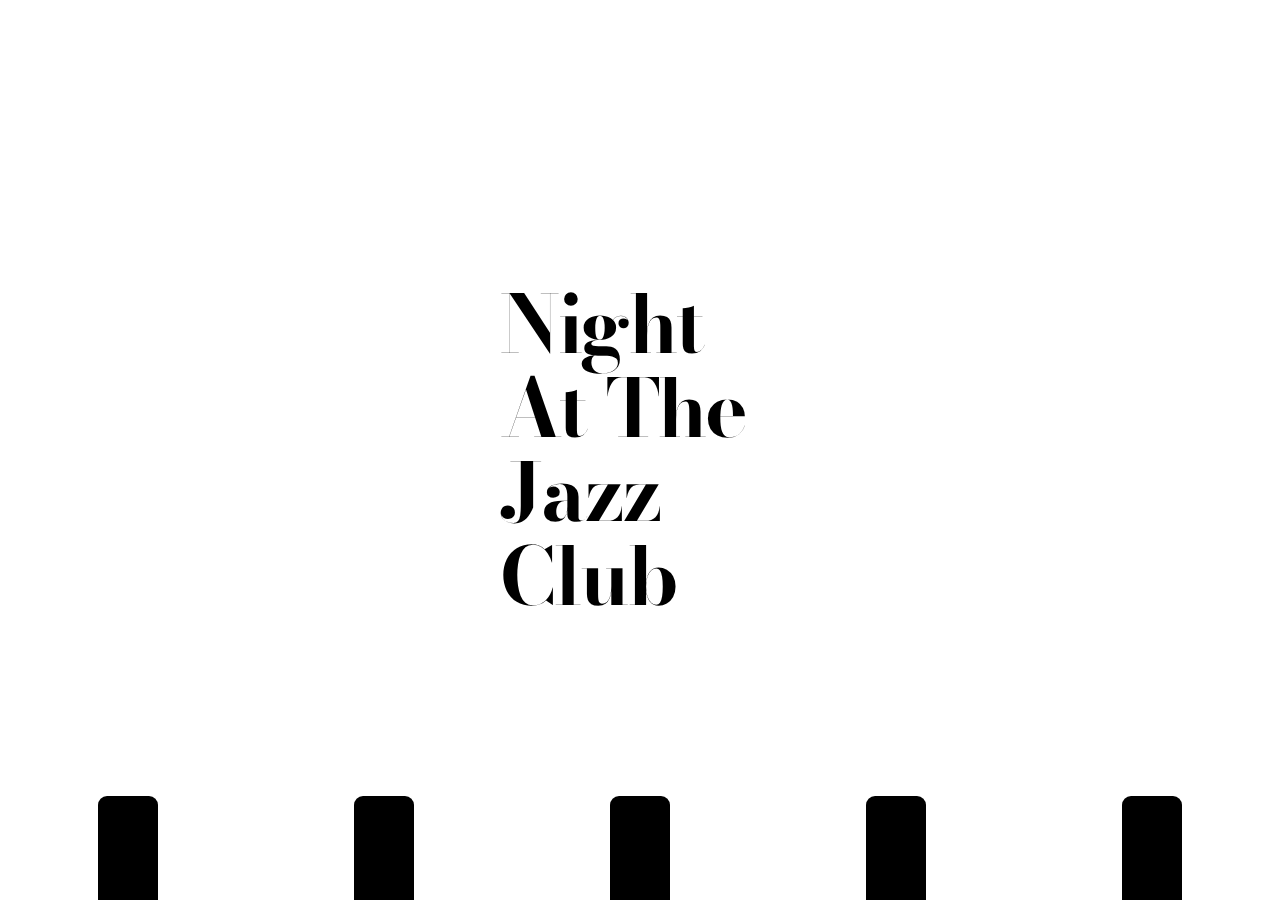
<file: index.html>
<!DOCTYPE html>
<html lang="en">
<head>
    <meta charset="UTF-8">
    <meta name="viewport" content="width=device-width, initial-scale=1.0">
    <title>Jazz Club Story</title>
    <link rel="stylesheet" href="style.css">
</head>

<body>

 

    <section class="figmagrid">
        <div class="figmagrid-title">
            <h1><a href="./html/p1.html">Night At The Jazz Club</a></h1>
        </div>
    </section>
    
    <div class="black-keys">
        <div class="black-key"><a href="./html/p1.html">Key 1</a></div>
        <div class="black-key"><a href="./html/p2.html">Key 2</a></div>
        <div class="black-key"><a href="./html/p3.html">Key 3</a></div>
        <div class="black-key"><a href="./html/p4.html">Key 4</a></div>
        <div class="black-key"><a href="./html/p5.html">Key 5</a></div>
    </div>
    

</body>

</html>
</file>
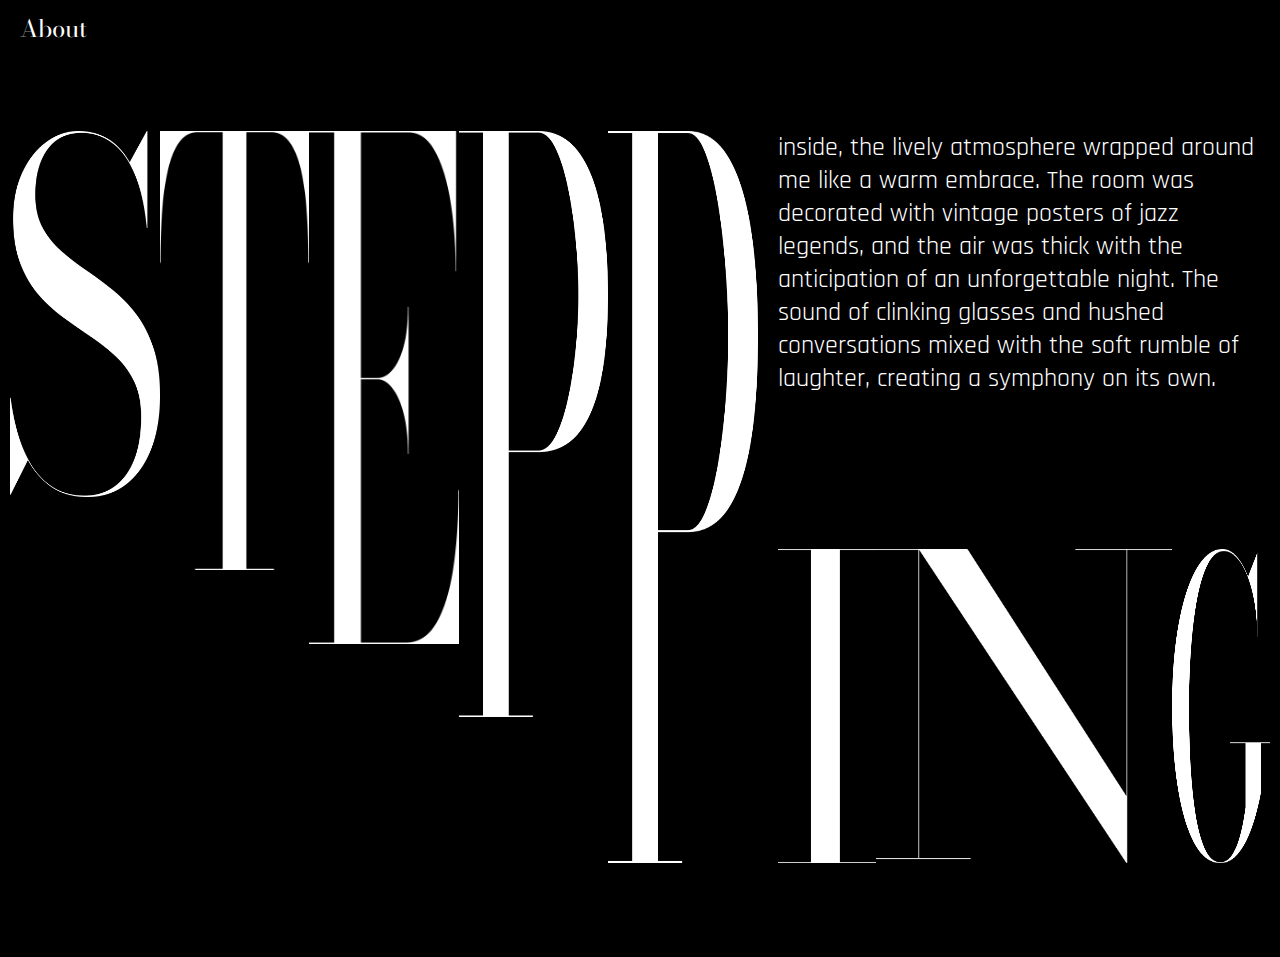
<file: p2.html>
<!DOCTYPE html>
<html lang="en">
<head>
    <meta charset="UTF-8">
    <meta name="viewport" content="width=device-width, initial-scale=1.0">
    <title>Melody</title>
    <link rel="stylesheet" href="/css/p2.css">
</head>

<body>
    <nav><a href="/index.html">About</a></nav>
    
    
    <section class="parent">
        <p class="parent-paragraph">
            inside, the lively atmosphere wrapped around me like a warm embrace. The room was decorated with vintage posters of jazz legends, and the air was thick with the anticipation of an unforgettable night. The sound of clinking glasses and hushed conversations mixed with the soft rumble of laughter, creating a symphony on its own.
        </p>

        <div class="parent-image">
            <img src="/png/S.png" style="height: 50%;" >
            <img src="/png/T.png" style="height: 60%;">
            <img src="/png/E.png" style="height: 70%;">
            <img src="/png/P.png" style="height: 80%;">
            <img src="/png/P2.png" >
        </div>

        <div class="parent-image2">
            <img src="/png/I.png" >
            <img src="/png/N.png" style="width: 125%;">
            <img src="/png/G.png" >
        </div>
    </section>
    
</body>
</html>
</file>
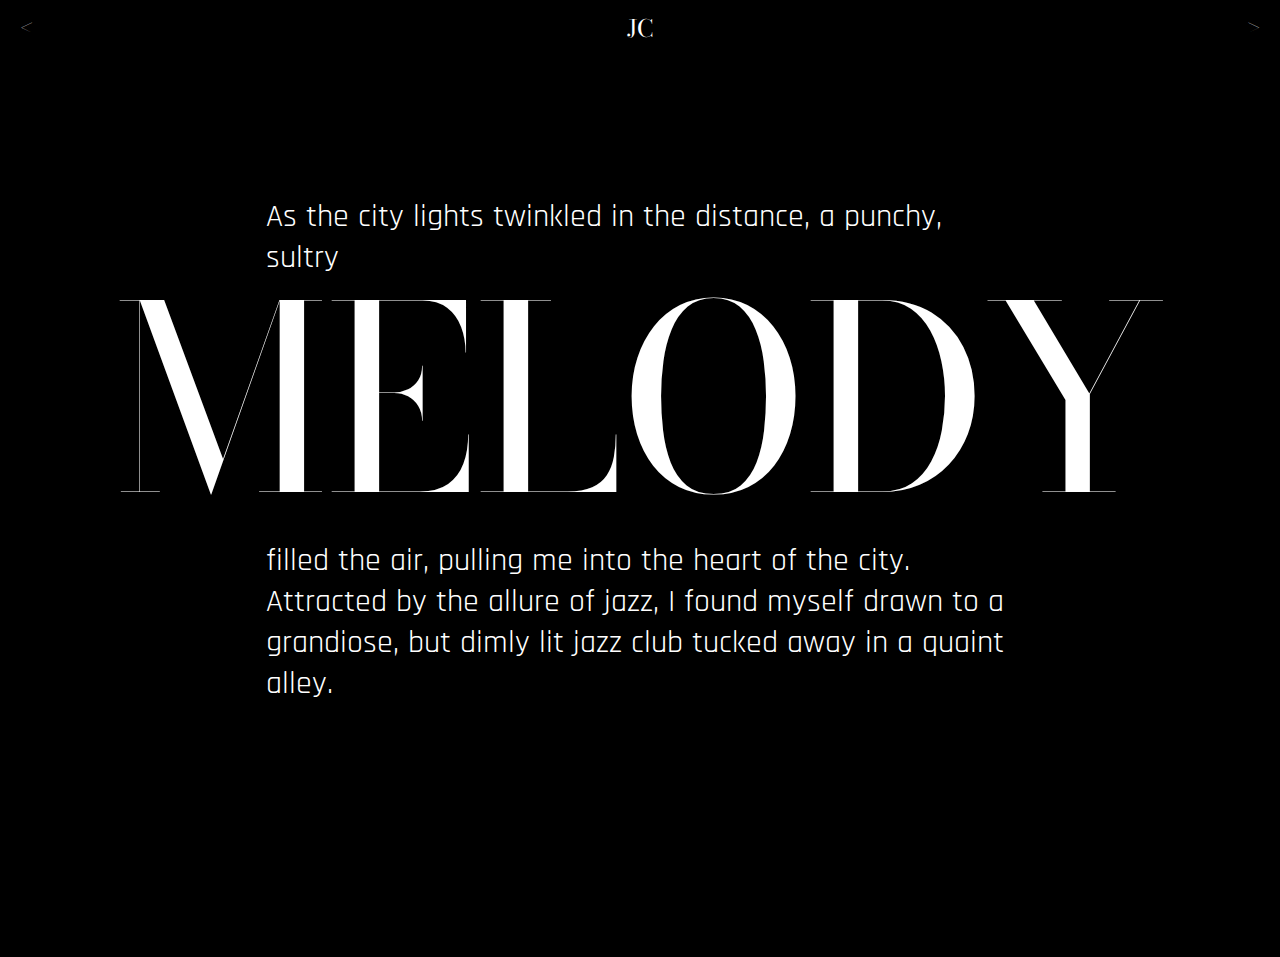
<file: html/p1.html>
<!DOCTYPE html>
<html lang="en">
<head>
    <meta charset="UTF-8">
    <meta name="viewport" content="width=device-width, initial-scale=1.0">
    <title>Melody</title>
    <link rel="stylesheet" href="../css/p1.css">
</head>

<body>

    <nav>
    
            <a href="../index.html">
                <
            </a>
            <a href="../index.html">
                JC
            </a>
            <a href="p2.html">
                >
            </a>
           

    </nav>
    
    <section class="parent">
        <div class="parent-keyword">
            <h1><span>MELODY</span></h1>
        </div>

        <p class="parent-paragraph1">
            As the city lights twinkled in the distance, a punchy, sultry
        </p>

        <p class="parent-paragraph2">
            filled the air, pulling me into the heart of the city. 
            Attracted by the allure of jazz, I found myself drawn to a grandiose, 
            but dimly lit jazz club tucked away in a quaint alley.
        </p>
    </section>
</body>
</file>
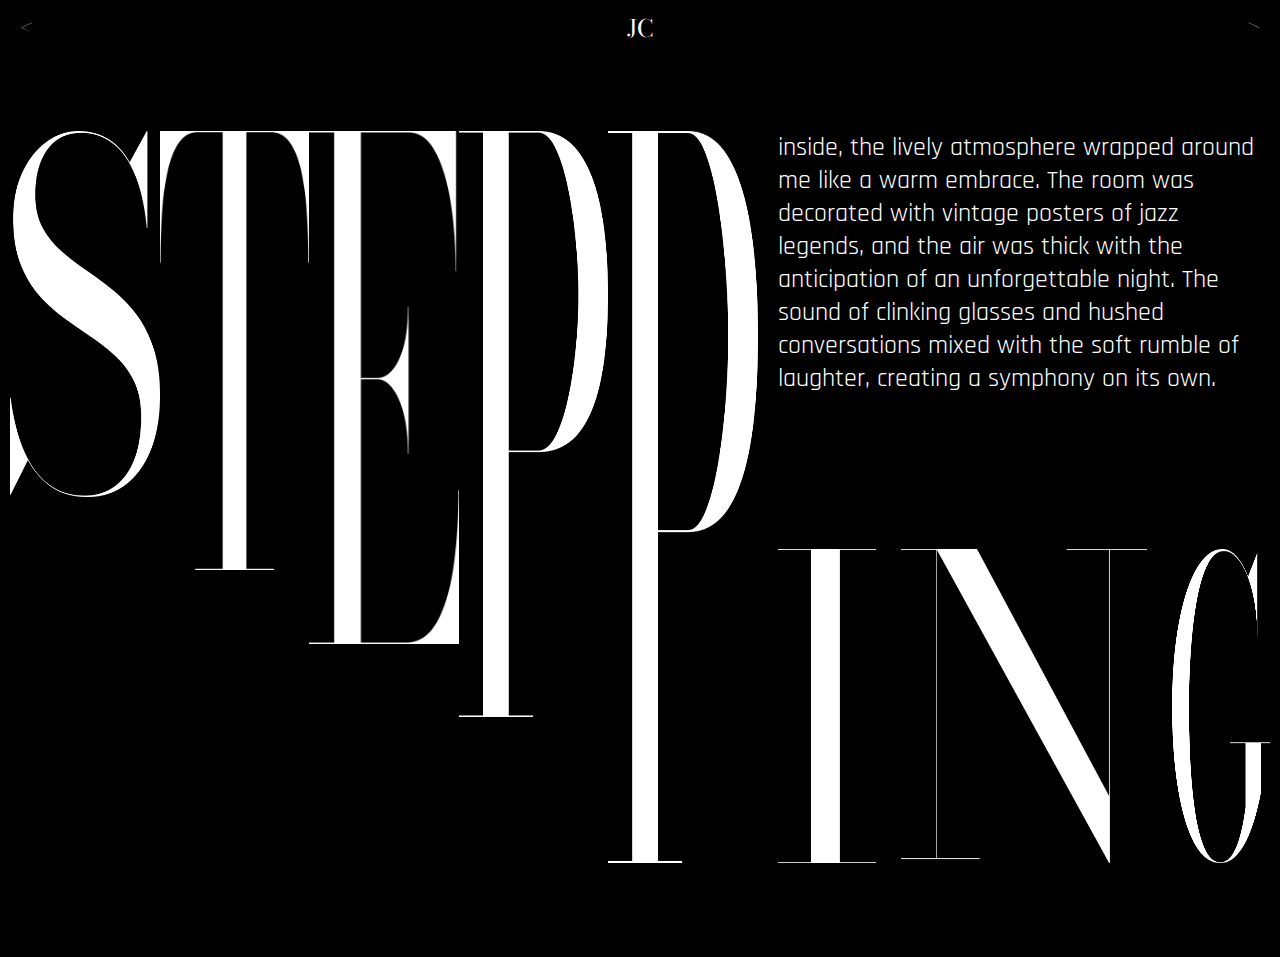
<file: html/p2.html>
<!DOCTYPE html>
<html lang="en">
<head>
    <meta charset="UTF-8">
    <meta name="viewport" content="width=device-width, initial-scale=1.0">
    <title>Stepping inside</title>
    <link rel="stylesheet" href="../css/p2.css">
</head>

<body>
    <nav>
    
        <a href="p1.html">
            <
        </a>
        <a href="../index.html">
            JC
        </a>
        <a href="p3.html"
        >
            >
        </a>
</nav>
    
    
    <section class="parent">
        <p class="parent-paragraph">
            inside, the lively atmosphere wrapped around me like a warm embrace. The room was decorated with vintage posters of jazz legends, and the air was thick with the anticipation of an unforgettable night. The sound of clinking glasses and hushed conversations mixed with the soft rumble of laughter, creating a symphony on its own.
        </p>

        <div class="parent-image">
            <img src="../png/S.png" style="height: 50%;" >
            <img src="../png/T.png" style="height: 60%;">
            <img src="../png/E.png" style="height: 70%;">
            <img src="../png/P.png" style="height: 80%;">
            <img src="../png/P2.png" >
        </div>

        <div class="parent-image2">
            <img src="../png/I.png" >
            <img src="../png/N.png" style="width: 50%;">
            <img src="../png/G.png" >
        </div>
    </section>
    
</body>
</html>
</file>
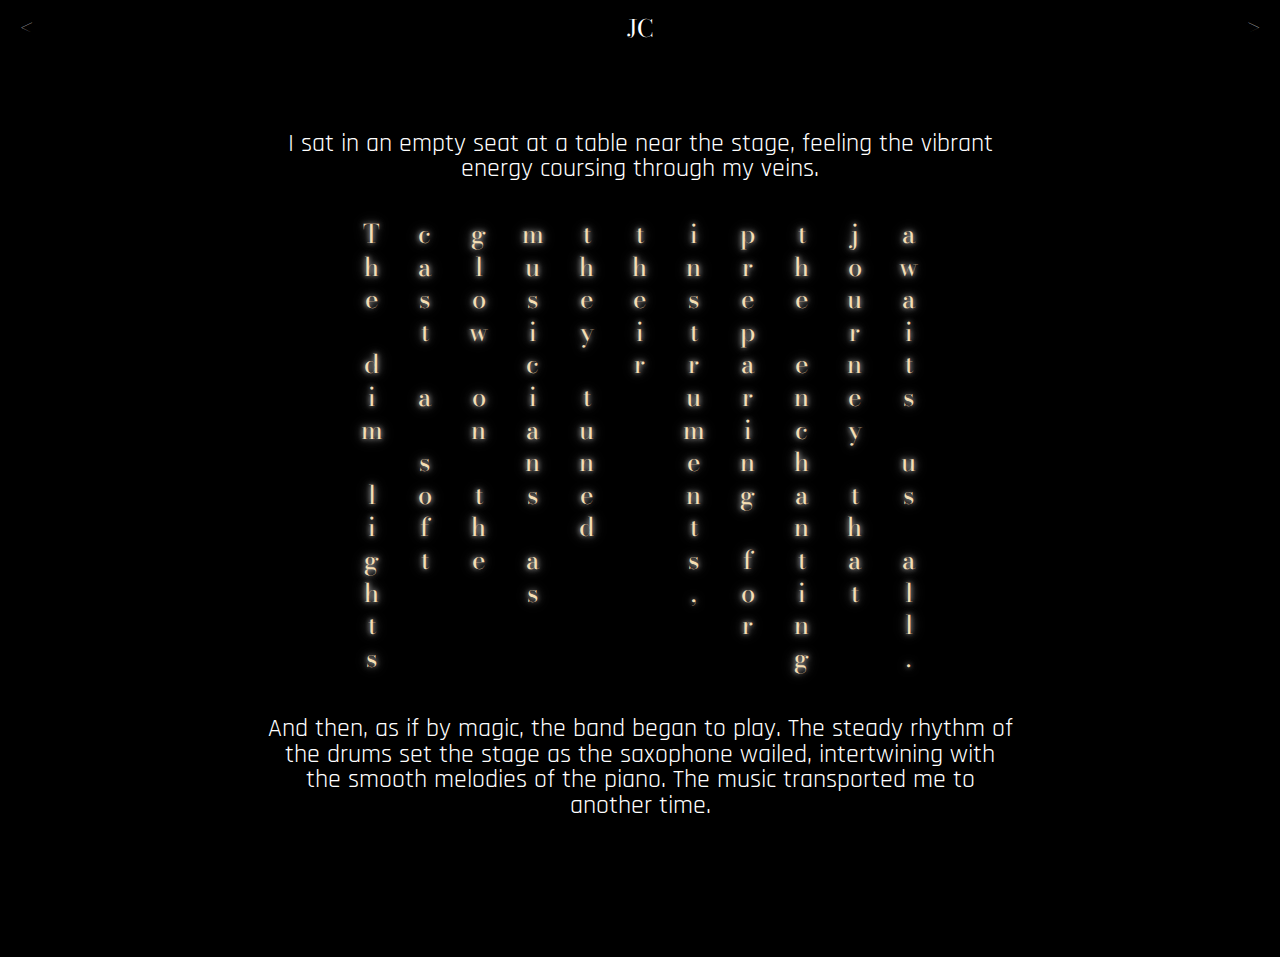
<file: html/p3.html>
<!DOCTYPE html>
<html lang="en">
<head>
    <meta charset="UTF-8">
    <meta name="viewport" content="width=device-width, initial-scale=1.0">
    <title>Fit in</title>
    <link rel="stylesheet" href="../css/p3.css">
</head>

<body>
    <nav>
    
        <a href="p2.html">
            <
        </a>
        <a href="../index.html">
            JC
        </a>
        <a href="p4.html">
            >
        </a>
</nav>
    
    
    <section class="parent">
        <p class="parent-paragraph">
            And then, as if by magic, the band began to play. The steady rhythm of the drums set the stage as the saxophone wailed, intertwining with the smooth melodies of the piano. The music transported me to another time.
        </p>

        <p class="parent-paragraph2">
            I sat in an empty seat at a table near the stage, feeling the vibrant energy coursing through my veins.
        </p>

        <p class="parent-paragraphvertical">
            The dim lights cast a soft glow on the musicians as they tuned their instruments, preparing for the enchanting journey that awaits us all.
        </p>
    </section>
    
</body>
</html>
</file>
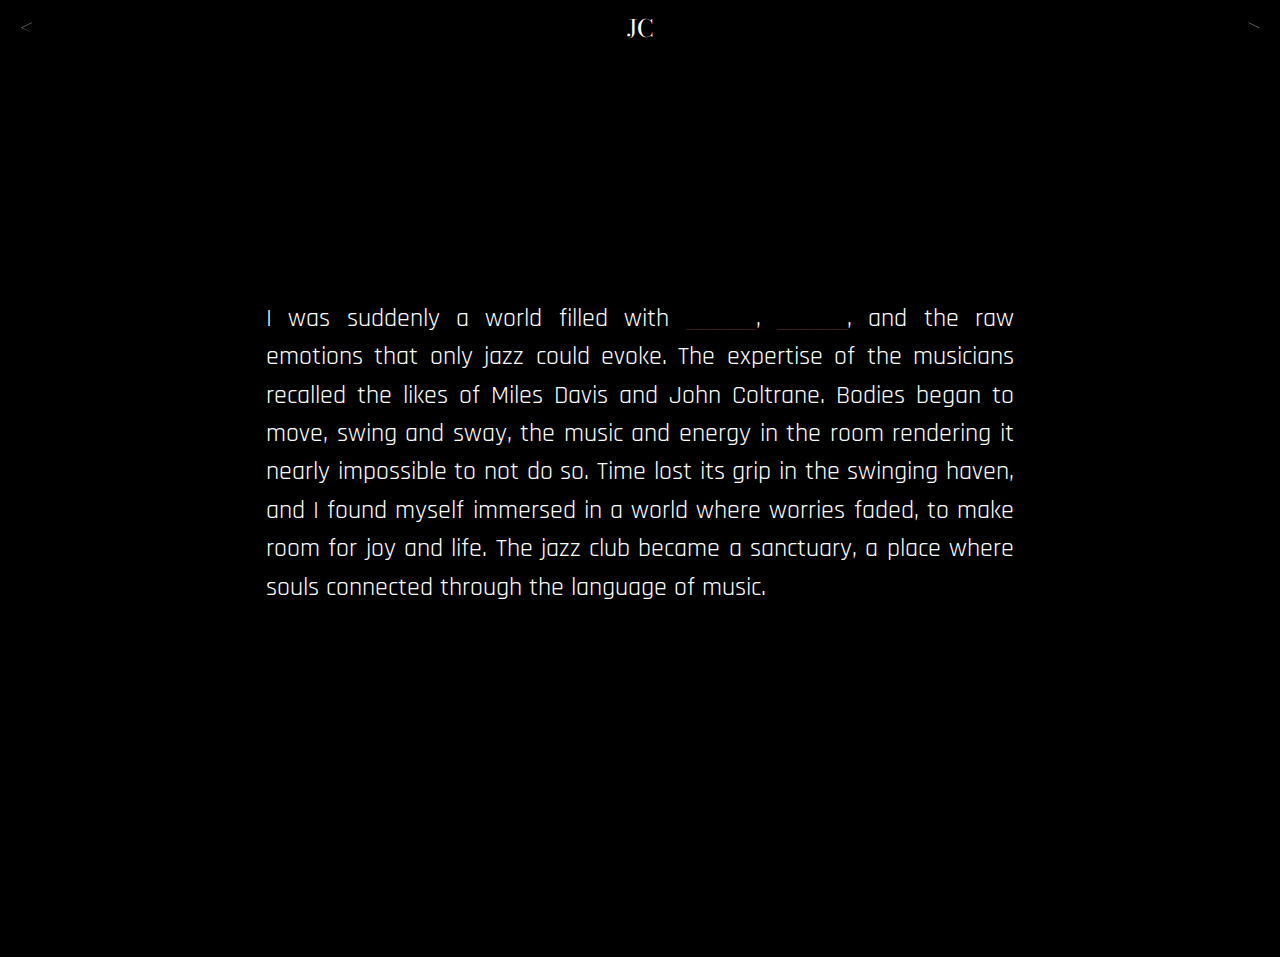
<file: html/p4.html>
<!DOCTYPE html>
<html lang="en">
<head>
    <meta charset="UTF-8">
    <meta name="viewport" content="width=device-width, initial-scale=1.0">
    <title>Playing</title>
    <link rel="stylesheet" href="../css/p4.css">
</head>

<body>
    <nav>
    
        <a href="p3.html">
            <
        </a>
        <a href="../index.html">
            JC
        </a>
        <a href="p5.html">
            >
        </a>
</nav>
    
    <section class="parent">
        <p class="parent-paragraph">
            I was suddenly a world filled with <span tabindex="0">_____</span>, 
            <span class="span-parent" tabindex="0">_____</span>, and the raw emotions that only jazz could evoke. 
            The expertise of the musicians recalled the likes of Miles Davis and John Coltrane. 
            Bodies began to move, swing and sway, the music and energy in the room rendering 
            it nearly impossible to not do so.
            Time lost its grip in the swinging haven, and I found myself immersed in a world where worries 
            faded, to make room for joy and life. The jazz club became a sanctuary,
             a place where souls connected through the language of music.
        </p>
    </section>
    
</body>
</html>
</file>
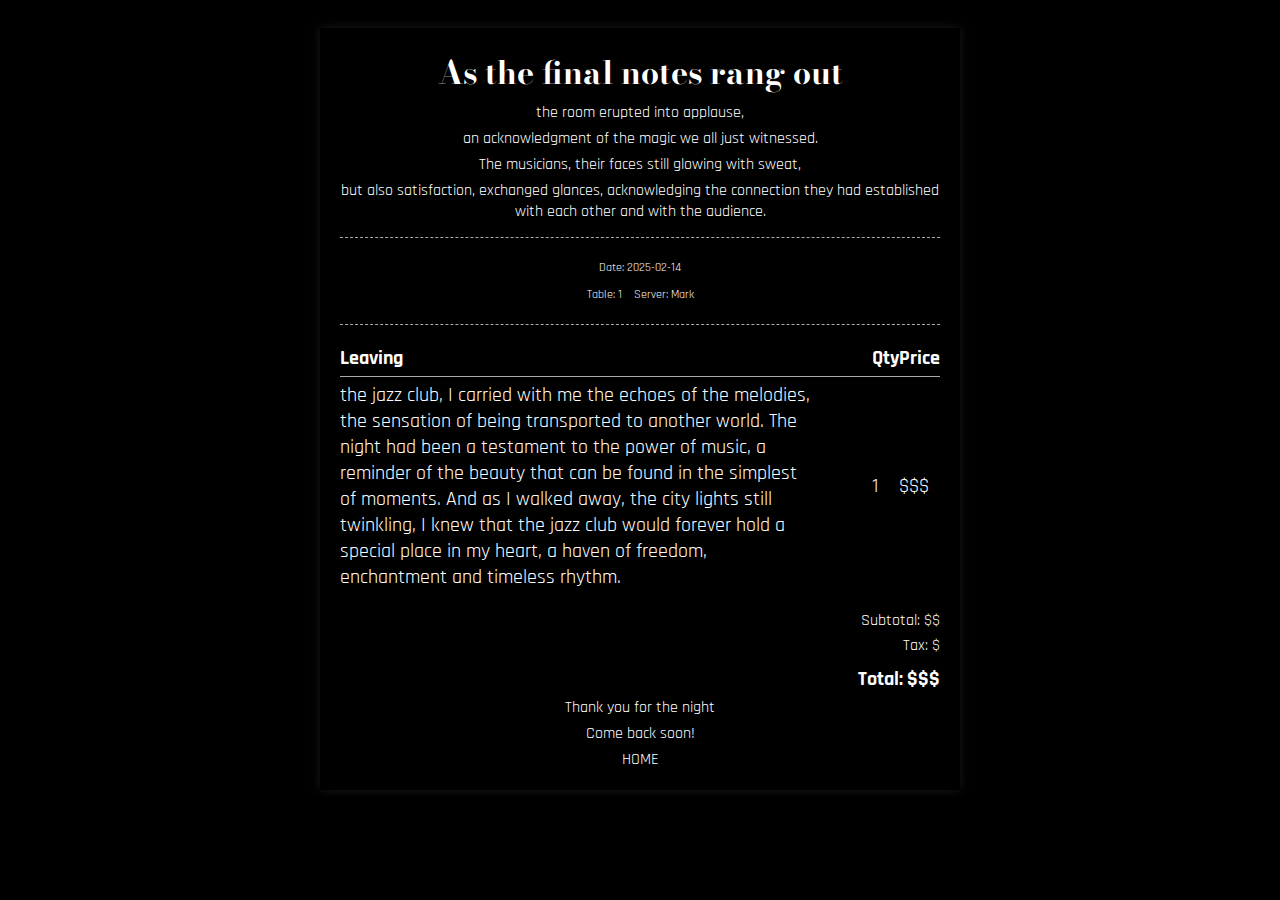
<file: html/p5.html>
<!DOCTYPE html>
<html lang="en">
<head>
  <meta charset="UTF-8" />
  <meta name="viewport" content="width=device-width, initial-scale=1.0" />
  <title>The Check</title>
  <link rel="stylesheet" href="../css/p5.css">
</head>


<body>


  <div class="receipt">
    
    <div class="receipt-header">
      <h1>As the final notes rang out</h1>
      <p>the room erupted into applause,</p>
      <p> an acknowledgment of the magic we all just witnessed.</p>
      <p>The musicians, their faces still glowing with sweat,</p>
      <p>but also satisfaction, exchanged glances, acknowledging the connection they had established with each other and with the audience.</p>
    </div>
    
    
    <div class="receipt-details">
      <p>Date: 2025-02-14</p>
      <p>Table: 1&nbsp;&nbsp;&nbsp; Server: Mark</p>
    </div>
    
    
    <table class="receipt-items">
      <thead>
        <tr>
          <th>Leaving</th>
          <th>Qty</th>
          <th>Price</th>
        </tr>
      </thead>
      <tbody>
        <tr>
          <td>the jazz club, I carried with me the echoes of the melodies, the sensation of being transported to another world. The night had been a testament to the power of music, a reminder of the beauty that can be found in the simplest of moments. And as I walked away, the city lights still twinkling, I knew that the jazz club would forever hold a special place in my heart, a haven of freedom, enchantment and timeless rhythm.</td>
          <td>1</td>
          <td>$$$</td>
        </tr>
      </tbody>
    </table>
    
    
    <div class="receipt-totals">
      <p>Subtotal: $$</p>
      <p>Tax: $</p>
      <h2>Total: $$$</h2>
    </div>
    
   
    <div class="receipt-footer">
      <p>Thank you for the night</p>
      <p>Come back soon!</p>
      <a href="../index.html">HOME</a>
    </div>
  </div>

</body>
</html>
</file>
<file: style.css>
@import url('https://fonts.googleapis.com/css2?family=Bodoni+Moda:ital,opsz,wght@0,6..96,400..900;1,6..96,400..900&display=swap');
@import url('https://fonts.googleapis.com/css2?family=Rajdhani:wght@300;400;500;600;700&display=swap');

body{
    margin:0;
    overflow:hidden;
    animation: fadein 2s;
}



a{
    text-decoration:none;
    color:black;
    transition: all 0.4s linear;
}



a:hover{
    color:rgb(0, 0, 0);
    transform: scale(1.1);
}

.figmagrid {
    display: grid;
    grid-template-columns: repeat(13, 1fr);
    grid-template-rows: repeat(13, 1fr);
    grid-column-gap: 20px;
    grid-row-gap: 20px;
    height: 100vh; 
    overflow: hidden; /* Prevent scrolling */
    margin:none;
}

.figmagrid-title {/* mainpage title, fixed place */
    grid-column-start: 6;
    grid-column-end: 9;
    grid-row-start: 6;
    grid-row-end: 9;
    display: flex;
    justify-content: center; 
    align-items: center; 
    margin:none;
}

h1 {
    font-family: "Bodoni Moda", serif;
    font-optical-sizing: auto;
    font-weight: <400>; 
    font-style: normal;
    font-size: 80px;
    line-height:105%;
    letter-spacing:-0.2vh;
}

.black-key {
    background-color: black;
    color: black;
    padding: 0.8vh;
    border-top-left-radius: 1vh;
    border-top-right-radius: 1vh;
    border-bottom:0;
    text-align: center;
    width: 5vh;
    height: 10vh;
    overflow: hidden;
    transition: transform 0.4s;
    
}

.black-key:hover {
    transform: translateY(40px); /* Move up on hover */
}

.black-keys {
    display: flex; 
    justify-content: space-around; 
    position: absolute;
    bottom: 0;
    width: 100%;
}
@keyframes fadein {
    0% { opacity: 0; }
    100% { opacity: 1; }
}

@media (max-width: 600px) {/* mobileview */
    .black-keys {
        display: none; 
    }
    h1{
        font-size: 20px;
    }
    .figmagrid-title {
        
        grid-column-start: 3;
        grid-column-end: 12;
        grid-row-start: 5;
        grid-row-end: 10;
        display: flex; 
        justify-content: center; 
        align-items: center;
        margin:none;
    }
    nav{
        display:flex;
        justify-content: right;
        margin-right:10px;
        margin-top:3px;
        font-family: "Rajdhani", serif;
        font-weight: 300;
        font-style: normal;
        font-size:16px;
    }
}
</file>
<file: css/p2.css>
@import url('https://fonts.googleapis.com/css2?family=Bodoni+Moda:ital,opsz,wght@0,6..96,400..900;1,6..96,400..900&display=swap');
@import url('https://fonts.googleapis.com/css2?family=Rajdhani:wght@300;400;500;600;700&display=swap');

body {
    margin: 10px;
    overflow: hidden;
    background-color: black;
}
nav{
    color: white;
    display:flex;
    justify-content: space-between;
    margin-right:10px;
    margin-top:3px;
    margin-left: 10px;
    font-family: "bodoni moda",serif;
    font-weight: 300;
    font-style: normal;
    font-size:24px;
}
a {
    text-decoration: none;
    color: rgb(255, 255, 255);
    transition: all 0.4s linear;
}

a:hover {
    color: rgb(255, 115, 0);
    transform: scale(1.1);
}

.parent {
    display: grid;
    grid-template-columns: repeat(5, 1fr);
    grid-template-rows: repeat(11, 1fr);
    gap: 20px;
    overflow: hidden;
    margin: none;
    height: 100vh;
    position: relative; 
}

.parent-keyword {
    display: grid;
    grid-column-start: 1;
    grid-column-end: 4;
    grid-row-start: 1;
    grid-row-end: 3;
    overflow: hidden; 
    margin: none;
    font-size: 10vw;
}

.parent-paragraph {
    color: white;
    grid-column-start: 4;
    grid-column-end: 6;
    grid-row-start: 2;
    grid-row-end: 6;
    display: flex;
    justify-content: start;
    align-items: start;
    margin: none;
    animation: appear 3s forwards;
}

.parent-image {
    grid-column-start: 1;
    grid-column-end: 4;
    grid-row-start: 2; 
    grid-row-end: 11;
    margin: 0; 
    padding: 0;
    display: flex;
    justify-items: start;
    align-items: start;
    justify-content: space-between;
    animation: slide-in 3s forwards;
}

.parent-image2 {
    grid-column-start: 4;
    grid-column-end: 6;
    grid-row-start: 7; 
    grid-row-end: 11;
    margin: 0; 
    padding: 0; 
    display: flex;
    align-items: start;
    justify-items: start;
    justify-content: space-between;
    animation: slide-in-2 3s forwards;
}

img {
    width: 20%;
    height: 100%;
}

p {
    margin: 0;
    font-family: "Rajdhani", serif;
    font-size: 2vw;
}

@keyframes appear {
    0% { opacity: 0; }
    50% { opacity: 0; }
    100% { opacity: 1; }
}

@keyframes slide-in {
    0% {
        transform: translateY(-100%); 
        opacity: 0; 
    }
    100% {
        transform: translateY(0); 
        opacity: 1; 
    }
}

@keyframes slide-in-2 {
    0% {
        transform: translateX(100%); 
        opacity: 0; 
    }
    25% {
        transform: translateX(100%); 
        opacity: 0; 
    }
    100% {
        transform: translateX(0); 
        opacity: 1; 
    }
}



h1:hover {
    color: rgb(255, 255, 255);
    font-weight: 900;
    transform: scaleY(1.5); 
    transition: all 0.4s linear;
}

@keyframes blink-animation {
    0% { opacity: 1; }
    25% { opacity: 0.75; }
    35% { opacity: 0.2; }
    50% { opacity: 1; }
    75% { opacity: 0.4; }
    85% { opacity: 1; }
    100% { opacity: 1; }
}


@media (max-width: 600px) {/* mobileview */
    .parent-paragraph {
        font-size: 16px;
        color: white;
        grid-column-start:1;
        grid-column-end: 11;
        grid-row-start: 7;
        grid-row-end: 11;
        display: flex;
        justify-content: start;
        align-items: start;
        margin: none;
        animation: appear 3s forwards;
    }
    .parent-image {
        grid-column-start: 1;
        grid-column-end: 6;
        grid-row-start: 2; 
        grid-row-end:6;
        margin: 0; 
        padding: 0;
        display: flex;
        justify-items: start;
        align-items: start;
        justify-content: space-between;
        animation: slide-in 3s forwards;
    }
    
    .parent-image2 {
        grid-column-start: 5;
        grid-column-end: 11;
        grid-row-start: 5; 
        grid-row-end: 7;
        margin: 0; 
        padding: 0; 
        display: flex;
        align-items: start;
        justify-items: start;
        justify-content: space-between;
        animation: slide-in-2 3s forwards;
    }
}
</file>
<file: css/p1.css>
@import url('https://fonts.googleapis.com/css2?family=Bodoni+Moda:ital,opsz,wght@0,6..96,400..900;1,6..96,400..900&display=swap');
@import url('https://fonts.googleapis.com/css2?family=Rajdhani:wght@300;400;500;600;700&display=swap');

body{
    margin:10px;
    overflow:hidden;
    background-color: black;
    animation: fadein 2s;
}

@keyframes fadein {
    0% { opacity: 0; }
    100% { opacity: 1; }
    
}

nav{
    color: white;
    display:flex;
    justify-content: space-between;
    margin-right:10px;
    margin-top:3px;
    margin-left: 10px;
    font-family: "bodoni moda","serif";
    font-weight: 300;
    font-style: normal;
    font-size:24px;
}
a{
    text-decoration:none;
    color:rgb(255, 255, 255);
    transition: all 0.4s linear;
} 
a:hover{
    color:rgb(255, 115, 0);
    transform: scale(1.1);
}

.parent {
    display: grid;
    grid-template-columns: repeat(5, 1fr);
    grid-template-rows: repeat(12, 1fr);
    gap: 20px;
    overflow:hidden;
    margin:none;
    height:100vh; 
}

.parent-keyword {
    grid-column-start: 2;
    grid-column-end: 5;
    grid-row-start: 4;
    grid-row-end: 7;
    display: flex;
    justify-content: center; 
    align-items: center; 
    margin:none;
    font-size:10vw;
}

.parent-keyword a{
    text-decoration:none;
}

.parent-paragraph1 {
    color: white;
    grid-column-start: 2;
    grid-column-end: 5;
    grid-row-start: 3;
    grid-row-end: 4;
    display: flex;
    justify-content: center; 
    align-items: center; 
    margin:none;
    animation: appear 6s forwards;
}

.parent-paragraph2 {
    color: white;
    grid-column-start: 2;
    grid-column-end: 5;
    grid-row-start: 7;
    grid-row-end: 10;
    display: flex;
    justify-content: center; 
    align-items: center; 
    margin:none;
    animation: appear 6s forwards;
    
}

p {
    margin:0;
    font-family: "Rajdhani", serif;
    font-size: 2.5vw;
}

@keyframes appear {
    0% { opacity: 0; }
    50% { opacity: 0; }
    100% { opacity: 1; }
}

h1 {
    display: flex;
    justify-content: center;
    color: white;
    font-family: "Bodoni Moda", serif;
    font-weight: 400;
    font-style:normal;
    margin:0;
    transition:all 0.4s ease-in-out;
    animation-name: blink-animation;
    animation-duration: 1s;
    animation-iteration-count: 1;
    animation-delay:2s;
}

@keyframes blink-animation {
    0% { opacity: 1; }
    25% { opacity: 0.75; }
    35% { opacity: 0.2; }
    50% { opacity: 1; }
    75% { opacity: 0.4; }
    85% { opacity: 1; }
    100% { opacity: 1; }
}

h1 span {
    animation: movein 2s;
    animation-fill-mode: forwards;
}

@keyframes movein {
    from {
        translate: 150vw 0;
        scale: 200% 1;
    }
    to {
        translate: 0 0;
        scale: 100% 1;
    }
}

@media (max-width: 600px) {/* mobileview */
    h1{
        font-size: 60px;
        transform: translateY(10px);
    }
    .figmagrid-title {
        
        grid-column-start: 3;
        grid-column-end: 12;
        grid-row-start: 5;
        grid-row-end: 10;
        display: flex; 
        justify-content: center; 
        align-items: center;
        margin:none;
    }
    nav{
        display:flex;
        justify-content: space-between;
        margin-right:10px;
        margin-top:3px;
        font-family: "bodoni moda" "serif";
        font-weight: 300;
        font-style: normal;
        font-size:24px;
    }
    .parent-paragraph1 {
        color: white;
        grid-column-start: 1;
        grid-column-end: 6;
        grid-row-start: 4;
        grid-row-end: 5;
        display: flex;
        justify-content: center; 
        align-items: center; 
        margin:none;
        animation: appear 6s forwards;
        font-size: 16px;
        text-align: center;
    }
    .parent-paragraph2 {
        color: white;
        grid-column-start: 1;
        grid-column-end: 6;
        grid-row-start: 6;
        grid-row-end: 9;
        display: flex;
        justify-content: center; 
        align-items: center; 
        margin:none;
        animation: appear 6s forwards;
        font-size: 16px;
        text-align: center;
        
    }
}
</file>
<file: css/p3.css>
@import url('https://fonts.googleapis.com/css2?family=Bodoni+Moda:ital,opsz,wght@0,6..96,400..900;1,6..96,400..900&display=swap');
@import url('https://fonts.googleapis.com/css2?family=Rajdhani:wght@300;400;500;600;700&display=swap');

body {
    margin: 10px;
    overflow: hidden;
    background-color: black;
}

nav{
    color: white;
    display:flex;
    justify-content: space-between;
    margin-right:10px;
    margin-top:3px;
    margin-left: 10px;
    font-family: "bodoni moda",serif;
    font-weight: 300;
    font-style: normal;
    font-size:24px;
}

a {
    text-decoration: none;
    color: rgb(255, 255, 255);
    transition: all 0.4s linear;
}

a:hover {
    color: rgb(255, 115, 0);
    transform: scale(1.1);
}

.parent {
    display: grid;
    grid-template-columns: repeat(5, 1fr);
    grid-template-rows: repeat(11, 1fr);
    gap: 20px;
    overflow: hidden;
    margin: none;
    height: 100vh;
    position: relative; 
}

.parent-paragraph {
    color: white;
    grid-column-start: 2;
    grid-column-end: 5;
    grid-row-start: 9;
    grid-row-end: 11;
    display: flex;
    justify-content: start;
    align-items: start;
    margin: none;
    animation: appear 12s forwards;
    text-align: center;
}

.parent-paragraph2 {
    color: white;
    grid-column-start: 2;
    grid-column-end: 5;
    grid-row-start: 2;
    grid-row-end: 4;
    display: flex;
    justify-content: start;
    align-items: start;
    margin: none;
    animation: appear 2s forwards;
    z-index: 1000;
    text-align: center;
}

.parent-paragraphvertical {
    color: wheat;
    grid-column-start: 2;
    grid-column-end: 5;
    grid-row-start: 3;
    grid-row-end: 9;
    font-family: "Bodoni Moda", serif;
    writing-mode: vertical-lr;
    text-orientation: upright;
    animation-delay: 2s;
    animation: slide-in 4s forwards;
    text-shadow: 0 0 5px rgba(255, 255, 255, 0.7), 0 0 10px rgba(255, 255, 255, 0.5), 0 0 15px rgba(255, 255, 255, 0.3);
    transition: text-shadow 0.3s ease-in-out;
    letter-spacing: -0.5vw;
    line-height: 4.2vw;
    align-items: center;
    display: flex;
    
}
p {
    margin: 0;
    font-family: "Rajdhani", serif;
    font-size: 2vw;
    line-height: 100%;
}
@keyframes appear {
    0% { opacity: 0; }
    100% { opacity: 1; }
}

@keyframes slide-in {
    0% {
        transform: translateY(-100%); 
        opacity: 0; 
    }

    100% {
        transform: translateY(0); 
        opacity: 1; 
    }
}

@keyframes slide-in-2 {
    0% {
        transform: translateX(100%); 
        opacity: 0; 
    }
    25% {
        transform: translateX(100%); 
        opacity: 0; 
    }
    100% {
        transform: translateX(0); 
        opacity: 1; 
    }
}

@keyframes letter-appear {
    0% {
        opacity: 0;
    }
    100% {
        opacity: 1;
    }
}

@media (max-width: 600px) {/* mobileview */
    .parent-paragraph {
        font-size: 16px;
        color: white;
        grid-column-start:1;
        grid-column-end: 11;
        grid-row-start: 8;
        grid-row-end: 11;
        display: flex;
        justify-content: start;
        align-items: start;
        margin: none;
        animation: appear 3s forwards;
    }
    .parent-paragraph2{
        font-size: 16px;
        color: white;
        grid-column-start:1;
        grid-column-end: 11;
        grid-row-start:2;
        grid-row-end: 4;
        display: flex;
        justify-content: start;
        align-items: start;
        margin: none;
        animation: appear 3s forwards;
    }
    .parent-paragraphvertical{
        color: wheat;
        font-size: 16px;
        grid-column-start: 1;
        grid-column-end: 11;
        grid-row-start: 3;
        grid-row-end: 7;
        font-family: "Bodoni Moda", serif;
        writing-mode: vertical-lr;
        text-orientation: upright;
        animation-delay: 2s;
        animation: slide-in 4s forwards;
        text-shadow: 0 0 5px rgba(255, 255, 255, 0.7), 0 0 10px rgba(255, 255, 255, 0.5), 0 0 15px rgba(255, 255, 255, 0.3);
        transition: text-shadow 0.3s ease-in-out;
        letter-spacing:-5px;
        line-height: 20px;
        align-items: center;
        display: flex;
    }

}
</file>
<file: css/p4.css>
@import url('https://fonts.googleapis.com/css2?family=Bodoni+Moda:ital,opsz,wght@0,6..96,400..900;1,6..96,400..900&display=swap');
@import url('https://fonts.googleapis.com/css2?family=Rajdhani:wght@300;400;500;600;700&display=swap');

body {
    margin: 10px;
    overflow: hidden;
    background-color: black;
    perspective: 1000px;
}

nav{
    color: white;
    display:flex;
    justify-content: space-between;
    margin-right:10px;
    margin-top:3px;
    margin-left: 10px;
    font-family: "bodoni moda",serif;
    font-weight: 300;
    font-style: normal;
    font-size:24px;
}

a {
    text-decoration: none;
    color: rgb(255, 255, 255);
    transition: all 0.4s linear;
}

a:hover {
    color: rgb(255, 115, 0);
    transform: scale(1.1);
}

.parent {
    display: grid;
    grid-template-columns: repeat(5, 1fr);
    grid-template-rows: repeat(11, 1fr);
    gap: 20px;
    overflow: hidden;
    margin: none;
    height: 100vh;
    position: relative;
}

.parent-paragraph {
    color: white;
    grid-column-start: 2;
    grid-column-end: 5;
    grid-row-start: 4;
    grid-row-end: 11;
    justify-content: start;
    align-items: start;
    margin: none;
    text-align: justify;
    animation: fadein 4s forwards linear;
}

p {
    margin: 0;
    font-family: "Rajdhani", serif;
    font-size: 2vw;
    line-height: 1.5;
    cursor: default;
    
}

span {
    font-family: bodoni moda, serif;
    color: rgb(213, 102, 102);
    position: relative;
}

span:hover{
    color: rgb(255, 255, 255);
    transition: ease-in-out 0.5s;
    cursor: none;
}
span:focus:after{
    content: "Passion";
    position: absolute;
    left: -20vw;
    top: -20vw;
    color: rgb(213, 102, 102);
    opacity: 0.3;
    font-family: "boldoni moda", serif;
    font-size: 15vw;
    text-align: center;
    margin-top: 10px;
    animation: fadein 6s forwards;
    transition:10s ease-in-out;
}
.span-parent:focus:after{
    content: "longing";
    position: absolute;
    left: -20vw;
    top: 10vw;
    color: rgb(213, 102, 102);
    opacity: 0.3;
    font-family: "boldoni moda", serif;
    font-size: 15vw;
    text-align: center;
    margin-top: 10px;
    animation: fadein 4s forwards;
    transition:10s ease-in-out;
}

@keyframes fadein {
    0% { opacity: 0; }
    100% { opacity: 1; }
}
@media (max-width: 600px){
    .parent-paragraph {
        font-size: 16px;
        line-height:17px;
        color: white;
        grid-column-start: 2;
        grid-column-end: 5;
        grid-row-start: 2;
        grid-row-end: 10;
        justify-content: start;
        align-items: start;
        margin: none;
        text-align: justify;
        animation: fadein 4s forwards linear;
    }
    .span-parent:focus:after{
        content: "longing";
        position: absolute;
        left:-130px;
        top: 380px;
        color: rgb(213, 102, 102);
        opacity: 0.3;
        font-family: "boldoni moda", serif;
        font-size: 15vw;
        text-align: center;
        margin-top: 10px;
        animation: fadein 10s forwards;
        transition:10s ease-in-out;
    }
}
</file>
<file: css/p5.css>
@import url('https://fonts.googleapis.com/css2?family=Bodoni+Moda:ital,opsz,wght@0,6..96,400..900;1,6..96,400..900&display=swap');
@import url('https://fonts.googleapis.com/css2?family=Rajdhani:wght@300;400;500;600;700&display=swap');
a{
    text-decoration: none;
    color: black;
    transition: transform 0.3s ease;
}



body {
    background-color: #000000;
    font-family: "Rajdhani", serif;
    padding: 20px;
    display: flex;
    justify-content: center;
    align-content: center;
    animation: fadein 2s;
  }
  .receipt {
    width: 600px;
    background: #000000;
    padding: 20px;
    box-shadow: 0 0 10px rgba(255, 255, 255, 0.1);
  }
  .receipt-header,
  .receipt-footer {
    text-align: center;
    color: white;
  }
  .receipt-header h1 {
    color: white;
    font-family: "Bodoni Moda", serif;
    margin: 0;
    font-size: 32px;
  }
  .receipt-header p,
  .receipt-footer p {
    color: white;
    margin: 5px 0;
    font-size: 16px;
  }

  .receipt-footer a{
    transition: all 0.3s ease;
    color: white;
    
  }

  .receipt-footer a:hover{
    font-size: 20px;
    justify-items: center;
    color: white;
  }
  .receipt-details {
    margin: 15px 0;
    font-size: 12px;
    text-align: center;
    border-top: 1px dashed #aaa;
    border-bottom: 1px dashed #aaa;
    padding: 10px 0;
    color: white;
  }
  .receipt-items {
    width: 100%;
    border-collapse: collapse;
    margin-bottom: 15px;
    color: white;
  }
  .receipt-items th,
  .receipt-items td {
    padding: 5px 0;
    padding-right: 10%;
    font-size: 20px;
    text-align: left;
    color: white;
  }
  .receipt-items th {
    border-bottom: 1px solid #aaa;
  }
  .receipt-totals {
    text-align: right;
    font-size: 16px;
    margin-top: 10px;
    color: white;
  }
  .receipt-totals p {
    margin: 4px 0;
    color: white;
  }
  .receipt-totals h2 {
    margin: 10px 0 0;
    font-size: 20px;
    color: white;
  }

  @media (max-width: 600px){
    .receipt-items th, .receipt-items td {
        font-size: 12px;
    }

    .receipt-header h1{
        font-size: 20px;
    }  
    .receipt-header p, .receipt-footer p{
        font-size: 12px;
    } 
}
@keyframes fadein {
    0% { opacity: 0; }
    100% { opacity: 1; }
}
</file>
